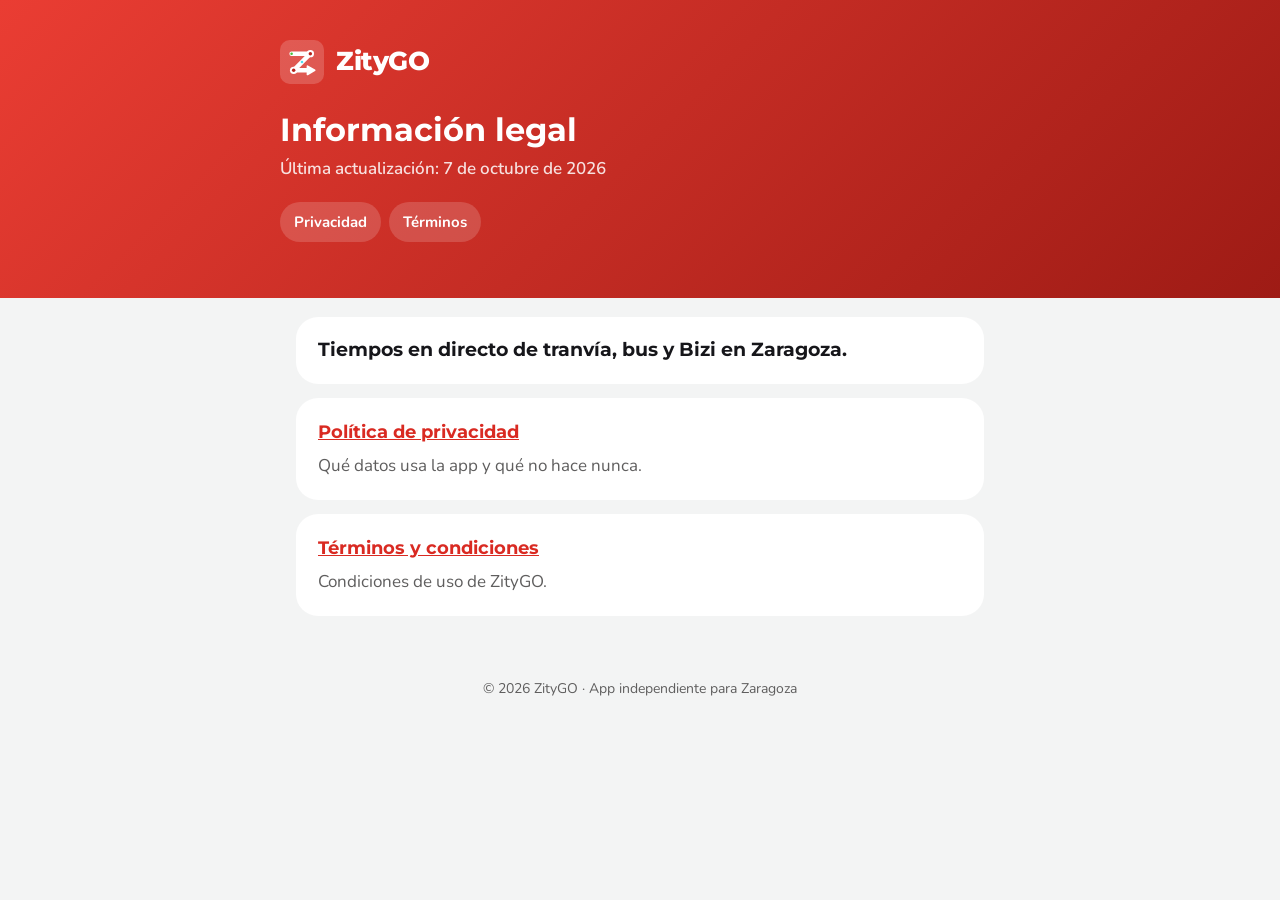
<file: index.html>
<!doctype html>
<html lang="es">
<head>
<meta charset="utf-8">
<meta name="viewport" content="width=device-width, initial-scale=1">
<title>ZityGO · Información legal</title>
<link rel="preconnect" href="https://fonts.googleapis.com">
<link rel="preconnect" href="https://fonts.gstatic.com" crossorigin>
<link href="https://fonts.googleapis.com/css2?family=Montserrat:wght@700;800&family=Nunito:wght@400;600;700&display=swap" rel="stylesheet">
<link rel="stylesheet" href="style.css">
</head>
<body>
<header>
  <div class="wrap">
    <a class="brand" href="index.html"><svg viewBox="0 0 1024 1024" aria-hidden="true"><rect width="1024" height="1024" rx="229" fill="#FFFFFF" fill-opacity="0.18"/><path d="M270 318 L706 318 L318 706 L660 706" fill="none" stroke="#FFFFFF" stroke-width="104" stroke-linecap="round" stroke-linejoin="round"/><path d="M640 610 L806 706 L640 802 Z" fill="#FFFFFF" stroke="#FFFFFF" stroke-width="40" stroke-linejoin="round"/><circle cx="706" cy="318" r="86" fill="#FFFFFF"/><circle cx="706" cy="318" r="40" fill="#B7231C"/><circle cx="318" cy="706" r="86" fill="#FFFFFF"/><circle cx="318" cy="706" r="40" fill="#B7231C"/><circle cx="270" cy="318" r="30" fill="#49BF3A"/><circle cx="512" cy="512" r="30" fill="#50DDF1"/></svg><span>ZityGO</span></a>
    <h1>Información legal</h1>
    <p class="updated">Última actualización: 7 de octubre de 2026</p>
    <nav>
      <a href="privacidad.html">Privacidad</a>
      <a href="terminos.html">Términos</a>
    </nav>
  </div>
</header>
<main class="wrap">
<p class="intro">Tiempos en directo de tranvía, bus y Bizi en Zaragoza.</p>
<section><h2><a href="privacidad.html">Política de privacidad</a></h2><p>Qué datos usa la app y qué no hace nunca.</p></section>
<section><h2><a href="terminos.html">Términos y condiciones</a></h2><p>Condiciones de uso de ZityGO.</p></section>
</main>
<footer>© 2026 ZityGO · App independiente para Zaragoza</footer>
</body>
</html>
</file>
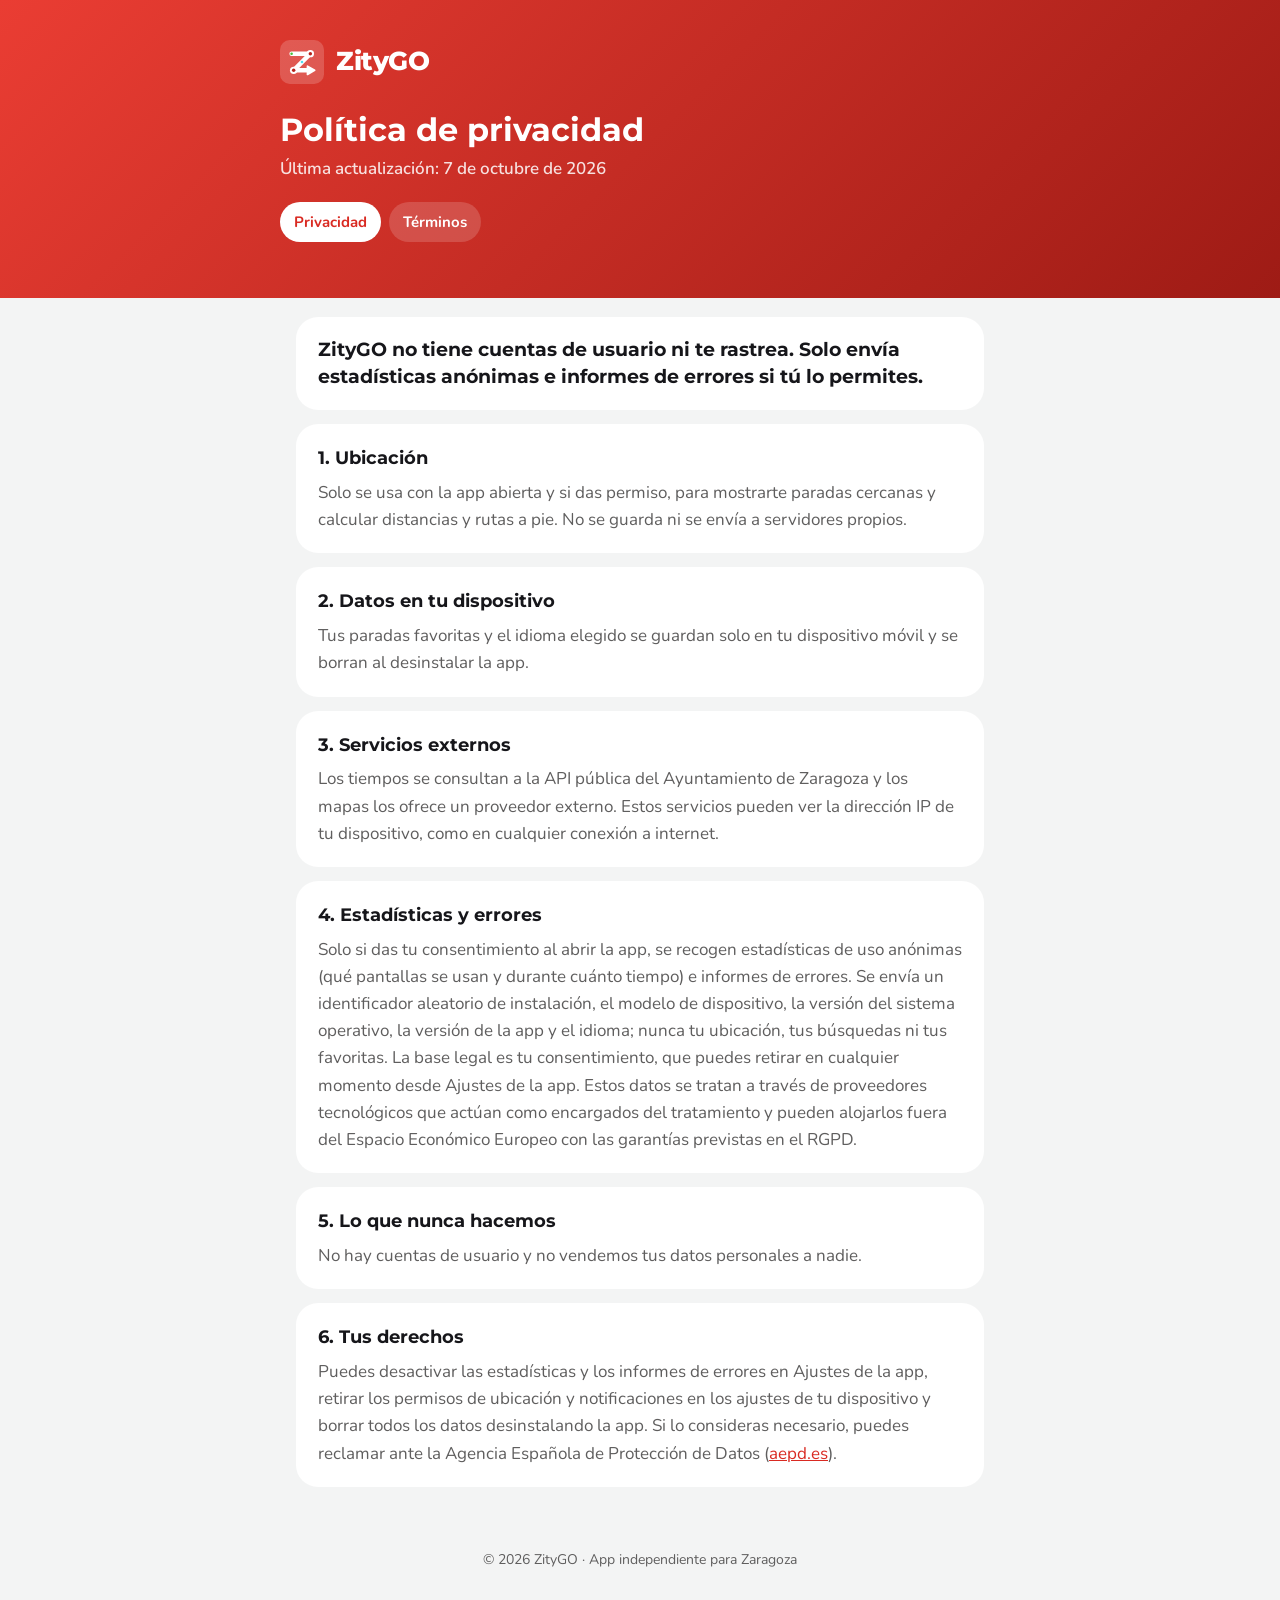
<file: privacidad.html>
<!doctype html>
<html lang="es">
<head>
<meta charset="utf-8">
<meta name="viewport" content="width=device-width, initial-scale=1">
<title>Privacidad · ZityGO</title>
<link rel="preconnect" href="https://fonts.googleapis.com">
<link rel="preconnect" href="https://fonts.gstatic.com" crossorigin>
<link href="https://fonts.googleapis.com/css2?family=Montserrat:wght@700;800&family=Nunito:wght@400;600;700&display=swap" rel="stylesheet">
<link rel="stylesheet" href="style.css">
</head>
<body>
<header>
  <div class="wrap">
    <a class="brand" href="index.html"><svg viewBox="0 0 1024 1024" aria-hidden="true"><rect width="1024" height="1024" rx="229" fill="#FFFFFF" fill-opacity="0.18"/><path d="M270 318 L706 318 L318 706 L660 706" fill="none" stroke="#FFFFFF" stroke-width="104" stroke-linecap="round" stroke-linejoin="round"/><path d="M640 610 L806 706 L640 802 Z" fill="#FFFFFF" stroke="#FFFFFF" stroke-width="40" stroke-linejoin="round"/><circle cx="706" cy="318" r="86" fill="#FFFFFF"/><circle cx="706" cy="318" r="40" fill="#B7231C"/><circle cx="318" cy="706" r="86" fill="#FFFFFF"/><circle cx="318" cy="706" r="40" fill="#B7231C"/><circle cx="270" cy="318" r="30" fill="#49BF3A"/><circle cx="512" cy="512" r="30" fill="#50DDF1"/></svg><span>ZityGO</span></a>
    <h1>Política de privacidad</h1>
    <p class="updated">Última actualización: 7 de octubre de 2026</p>
    <nav>
      <a href="privacidad.html" aria-current="page">Privacidad</a>
      <a href="terminos.html">Términos</a>
    </nav>
  </div>
</header>
<main class="wrap">
<p class="intro">ZityGO no tiene cuentas de usuario ni te rastrea. Solo envía estadísticas anónimas e informes de errores si tú lo permites.</p>
<section><h2>1. Ubicación</h2><p>Solo se usa con la app abierta y si das permiso, para mostrarte paradas cercanas y calcular distancias y rutas a pie. No se guarda ni se envía a servidores propios.</p></section>
<section><h2>2. Datos en tu dispositivo</h2><p>Tus paradas favoritas y el idioma elegido se guardan solo en tu dispositivo móvil y se borran al desinstalar la app.</p></section>
<section><h2>3. Servicios externos</h2><p>Los tiempos se consultan a la API pública del Ayuntamiento de Zaragoza y los mapas los ofrece un proveedor externo. Estos servicios pueden ver la dirección IP de tu dispositivo, como en cualquier conexión a internet.</p></section>
<section><h2>4. Estadísticas y errores</h2><p>Solo si das tu consentimiento al abrir la app, se recogen estadísticas de uso anónimas (qué pantallas se usan y durante cuánto tiempo) e informes de errores. Se envía un identificador aleatorio de instalación, el modelo de dispositivo, la versión del sistema operativo, la versión de la app y el idioma; nunca tu ubicación, tus búsquedas ni tus favoritas. La base legal es tu consentimiento, que puedes retirar en cualquier momento desde Ajustes de la app. Estos datos se tratan a través de proveedores tecnológicos que actúan como encargados del tratamiento y pueden alojarlos fuera del Espacio Económico Europeo con las garantías previstas en el RGPD.</p></section>
<section><h2>5. Lo que nunca hacemos</h2><p>No hay cuentas de usuario y no vendemos tus datos personales a nadie.</p></section>
<section><h2>6. Tus derechos</h2><p>Puedes desactivar las estadísticas y los informes de errores en Ajustes de la app, retirar los permisos de ubicación y notificaciones en los ajustes de tu dispositivo y borrar todos los datos desinstalando la app. Si lo consideras necesario, puedes reclamar ante la Agencia Española de Protección de Datos (<a href="https://www.aepd.es">aepd.es</a>).</p></section>
</main>
<footer>© 2026 ZityGO · App independiente para Zaragoza</footer>
</body>
</html>
</file>
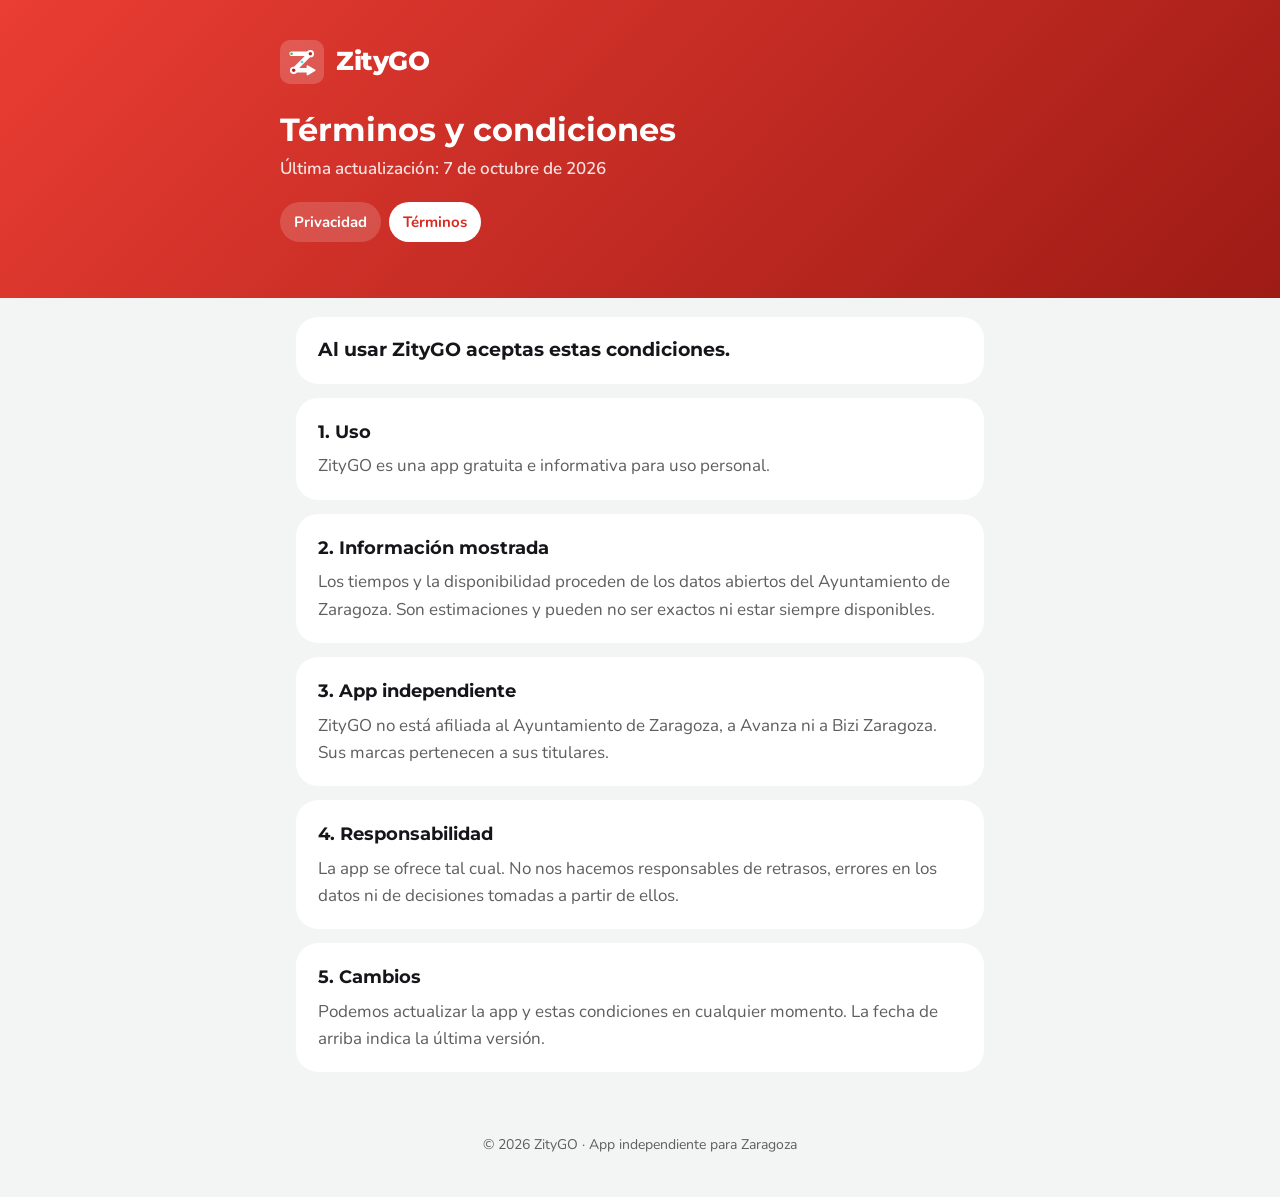
<file: terminos.html>
<!doctype html>
<html lang="es">
<head>
<meta charset="utf-8">
<meta name="viewport" content="width=device-width, initial-scale=1">
<title>Términos · ZityGO</title>
<link rel="preconnect" href="https://fonts.googleapis.com">
<link rel="preconnect" href="https://fonts.gstatic.com" crossorigin>
<link href="https://fonts.googleapis.com/css2?family=Montserrat:wght@700;800&family=Nunito:wght@400;600;700&display=swap" rel="stylesheet">
<link rel="stylesheet" href="style.css">
</head>
<body>
<header>
  <div class="wrap">
    <a class="brand" href="index.html"><svg viewBox="0 0 1024 1024" aria-hidden="true"><rect width="1024" height="1024" rx="229" fill="#FFFFFF" fill-opacity="0.18"/><path d="M270 318 L706 318 L318 706 L660 706" fill="none" stroke="#FFFFFF" stroke-width="104" stroke-linecap="round" stroke-linejoin="round"/><path d="M640 610 L806 706 L640 802 Z" fill="#FFFFFF" stroke="#FFFFFF" stroke-width="40" stroke-linejoin="round"/><circle cx="706" cy="318" r="86" fill="#FFFFFF"/><circle cx="706" cy="318" r="40" fill="#B7231C"/><circle cx="318" cy="706" r="86" fill="#FFFFFF"/><circle cx="318" cy="706" r="40" fill="#B7231C"/><circle cx="270" cy="318" r="30" fill="#49BF3A"/><circle cx="512" cy="512" r="30" fill="#50DDF1"/></svg><span>ZityGO</span></a>
    <h1>Términos y condiciones</h1>
    <p class="updated">Última actualización: 7 de octubre de 2026</p>
    <nav>
      <a href="privacidad.html">Privacidad</a>
      <a href="terminos.html" aria-current="page">Términos</a>
    </nav>
  </div>
</header>
<main class="wrap">
<p class="intro">Al usar ZityGO aceptas estas condiciones.</p>
<section><h2>1. Uso</h2><p>ZityGO es una app gratuita e informativa para uso personal.</p></section>
<section><h2>2. Información mostrada</h2><p>Los tiempos y la disponibilidad proceden de los datos abiertos del Ayuntamiento de Zaragoza. Son estimaciones y pueden no ser exactos ni estar siempre disponibles.</p></section>
<section><h2>3. App independiente</h2><p>ZityGO no está afiliada al Ayuntamiento de Zaragoza, a Avanza ni a Bizi Zaragoza. Sus marcas pertenecen a sus titulares.</p></section>
<section><h2>4. Responsabilidad</h2><p>La app se ofrece tal cual. No nos hacemos responsables de retrasos, errores en los datos ni de decisiones tomadas a partir de ellos.</p></section>
<section><h2>5. Cambios</h2><p>Podemos actualizar la app y estas condiciones en cualquier momento. La fecha de arriba indica la última versión.</p></section>
</main>
<footer>© 2026 ZityGO · App independiente para Zaragoza</footer>
</body>
</html>
</file>
<file: style.css>
:root {
  --brand: #D92A22;
  --brand-dark: #9E1B15;
  --bg: #F3F4F4;
  --surface: #FFFFFF;
  --ink: #16161A;
  --muted: #5F5E5E;
  --line: #E4E5E5;
}
@media (prefers-color-scheme: dark) {
  :root {
    --bg: #000000;
    --surface: #1A1A1D;
    --ink: #F5F5F7;
    --muted: #A0A0A6;
    --line: #2A2A2F;
  }
}
* { box-sizing: border-box; }
html { -webkit-text-size-adjust: 100%; }
body {
  margin: 0;
  background: var(--bg);
  color: var(--ink);
  font-family: "Nunito", -apple-system, BlinkMacSystemFont, "Segoe UI", sans-serif;
  font-size: 17px;
  line-height: 1.6;
}
header {
  background: linear-gradient(135deg, #EA3D33, var(--brand-dark));
  color: #FFFFFF;
  padding: 40px 16px 56px;
}
.wrap { max-width: 720px; margin: 0 auto; }
.brand { display: flex; align-items: center; gap: 12px; text-decoration: none; color: inherit; }
.brand svg { width: 44px; height: 44px; flex-shrink: 0; }
.brand span { font-family: "Montserrat", sans-serif; font-weight: 800; font-size: 26px; letter-spacing: -0.5px; }
h1 { font-family: "Montserrat", sans-serif; font-weight: 700; font-size: 32px; line-height: 1.15; margin: 28px 0 6px; }
.updated { opacity: 0.85; font-weight: 600; margin: 0; }
nav { display: flex; gap: 8px; flex-wrap: wrap; margin-top: 20px; }
nav a {
  color: #FFFFFF; text-decoration: none; font-weight: 700; font-size: 15px;
  padding: 8px 14px; border-radius: 999px; background: rgba(255, 255, 255, 0.16);
}
nav a[aria-current="page"] { background: #FFFFFF; color: var(--brand); }
main { padding: 0 16px 40px; margin-top: -28px; }
.intro, section {
  background: var(--surface);
  border-radius: 22px;
  padding: 20px 22px;
  margin-bottom: 14px;
}
.intro { font-family: "Montserrat", sans-serif; font-weight: 700; font-size: 19px; line-height: 1.4; }
h2 { font-family: "Montserrat", sans-serif; font-size: 18px; margin: 0 0 6px; }
section p { margin: 0; color: var(--muted); }
a { color: var(--brand); }
footer { color: var(--muted); font-size: 14px; text-align: center; padding: 8px 16px 40px; }
</file>
